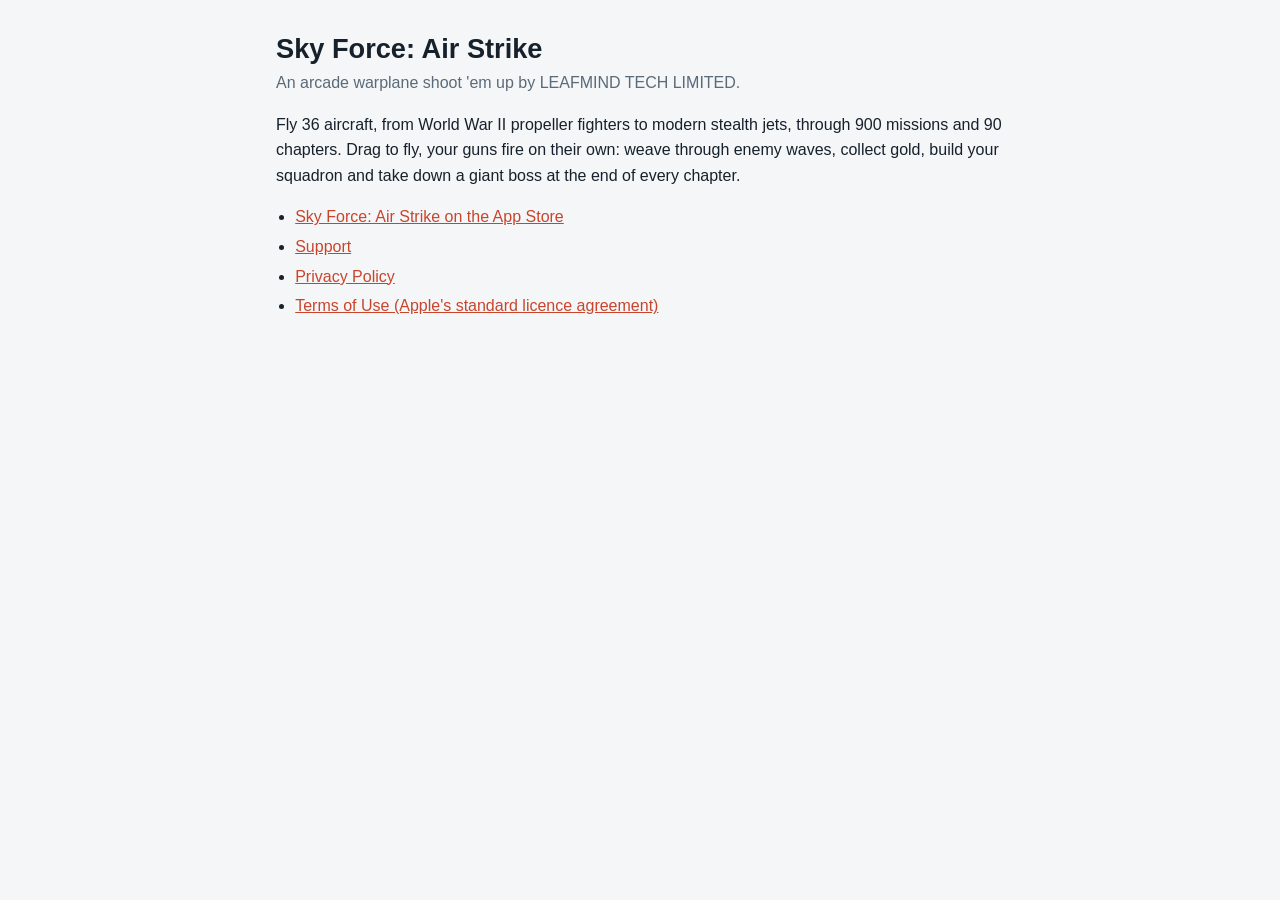
<file: skyforce/index.html>
<!doctype html>
<html lang="en">
<head>
<meta charset="utf-8">
<meta name="viewport" content="width=device-width, initial-scale=1">
<title>Sky Force: Air Strike</title>
<meta name="description" content="Sky Force: Air Strike, an arcade shoot 'em up with 36 aircraft, 900 missions and giant bosses, by LEAFMIND TECH LIMITED.">
<link rel="stylesheet" href="style.css">
</head>
<body>
<main>
<h1>Sky Force: Air Strike</h1>
<p class="meta">An arcade warplane shoot 'em up by LEAFMIND TECH LIMITED.</p>
<p>Fly 36 aircraft, from World War II propeller fighters to modern stealth jets, through 900 missions and 90 chapters.
Drag to fly, your guns fire on their own: weave through enemy waves, collect gold, build your squadron and take down a
giant boss at the end of every chapter.</p>
<ul>
<li><a href="https://apps.apple.com/app/id6839167533">Sky Force: Air Strike on the App Store</a></li>
<li><a href="support.html">Support</a></li>
<li><a href="privacy.html">Privacy Policy</a></li>
<li><a href="https://www.apple.com/legal/internet-services/itunes/dev/stdeula/">Terms of Use (Apple's standard licence agreement)</a></li>
</ul>
</main>
</body>
</html>
</file>
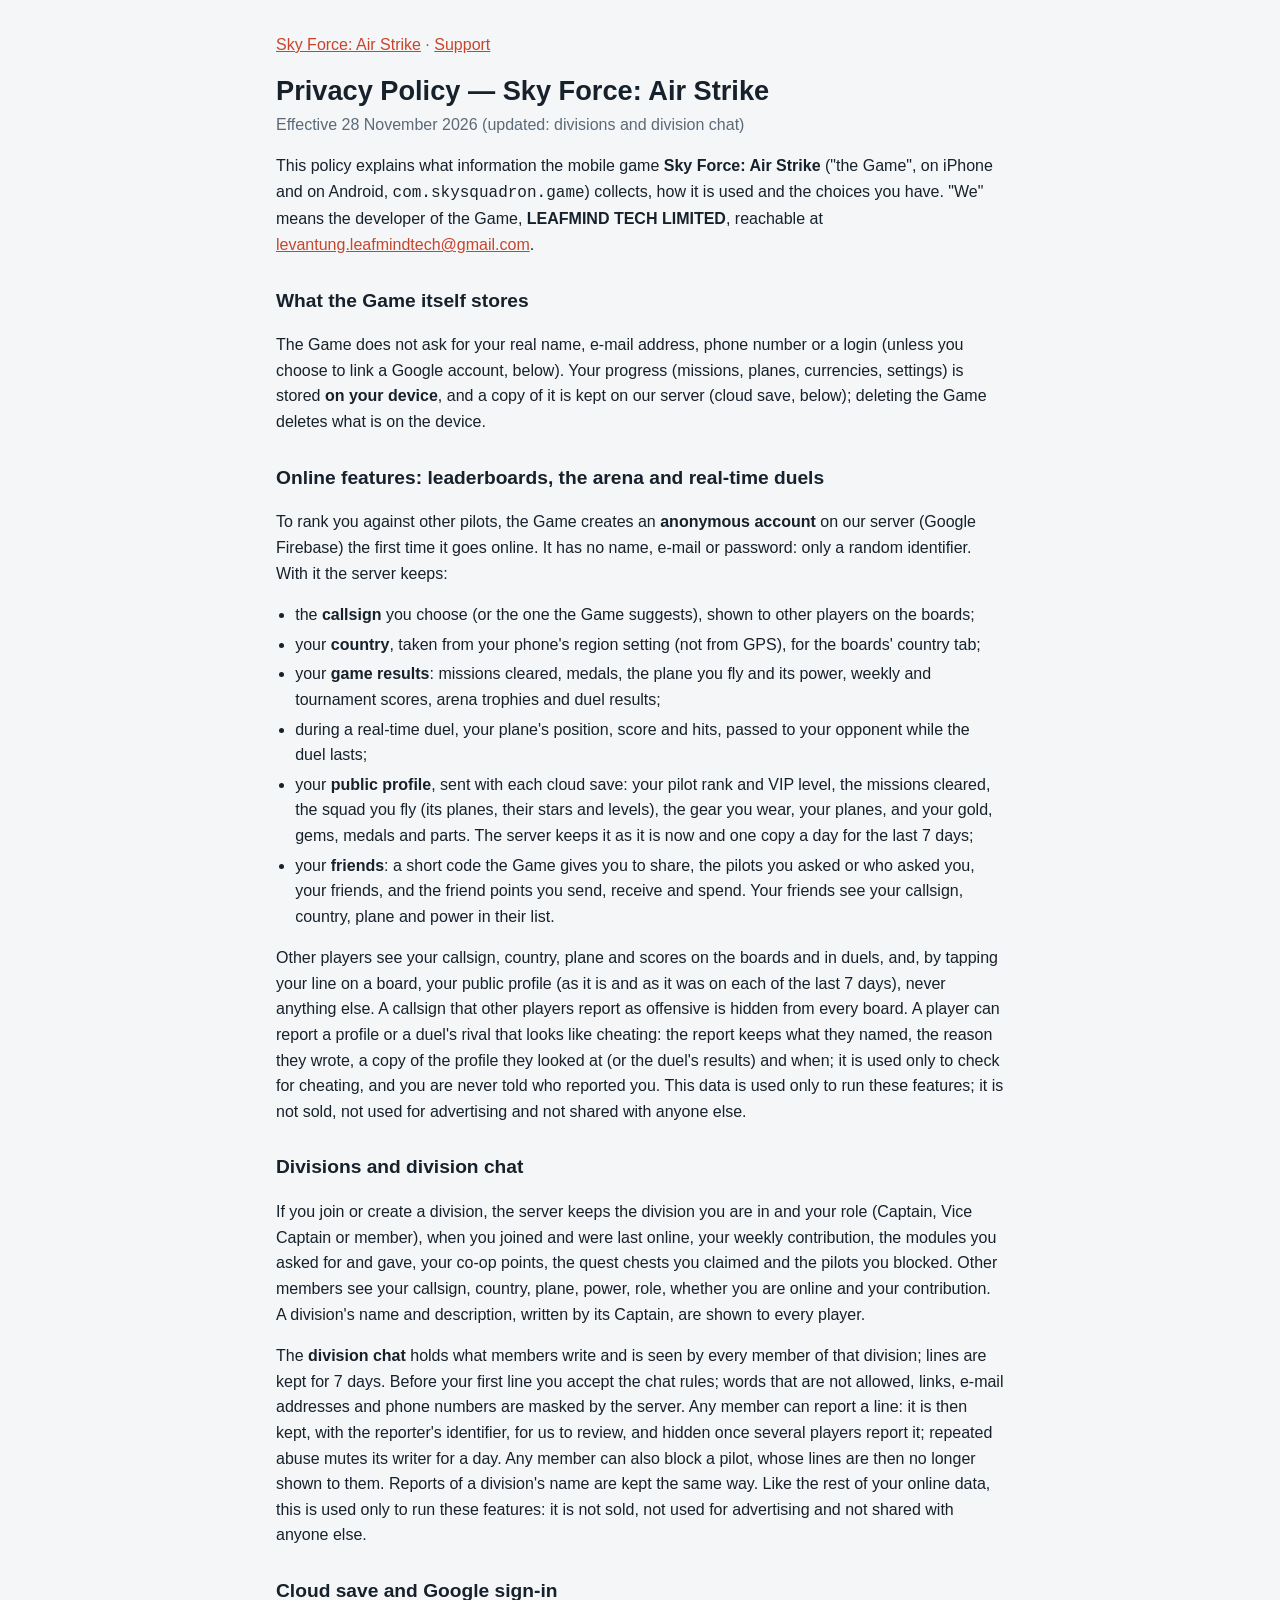
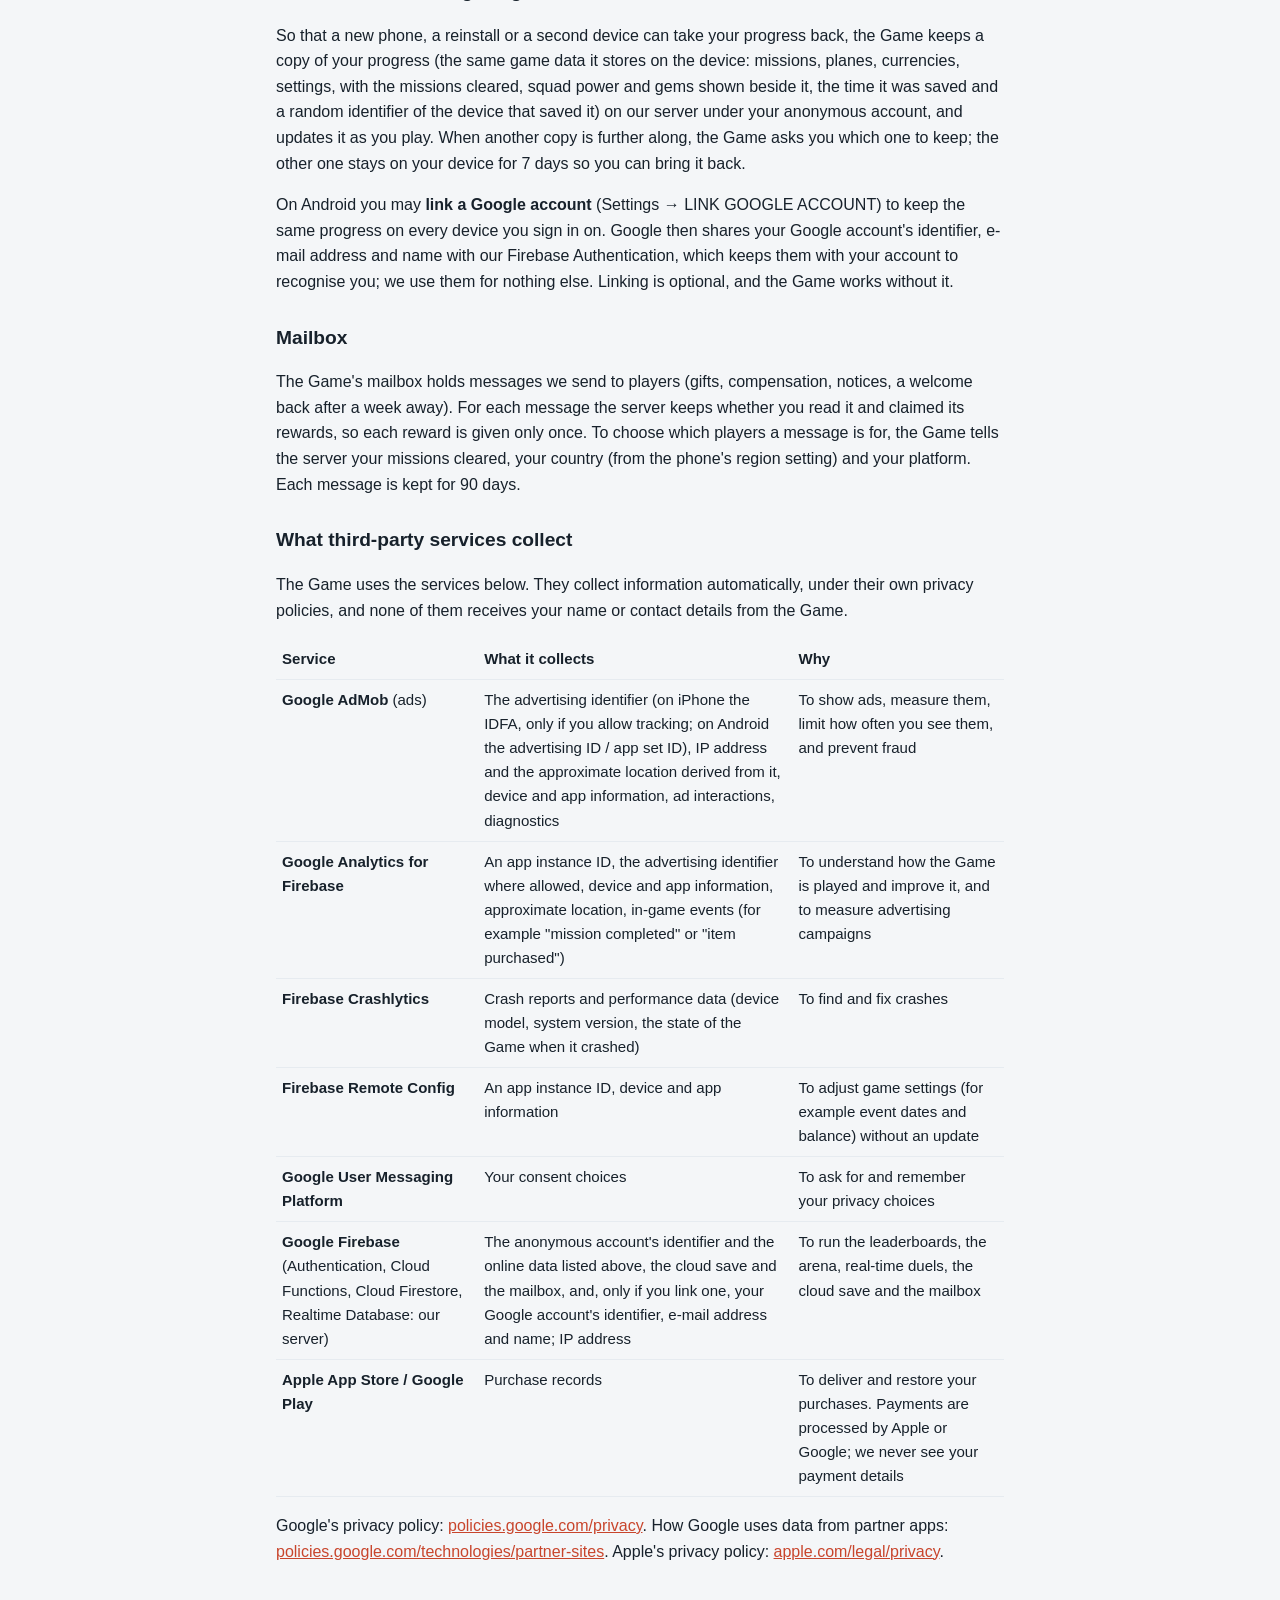
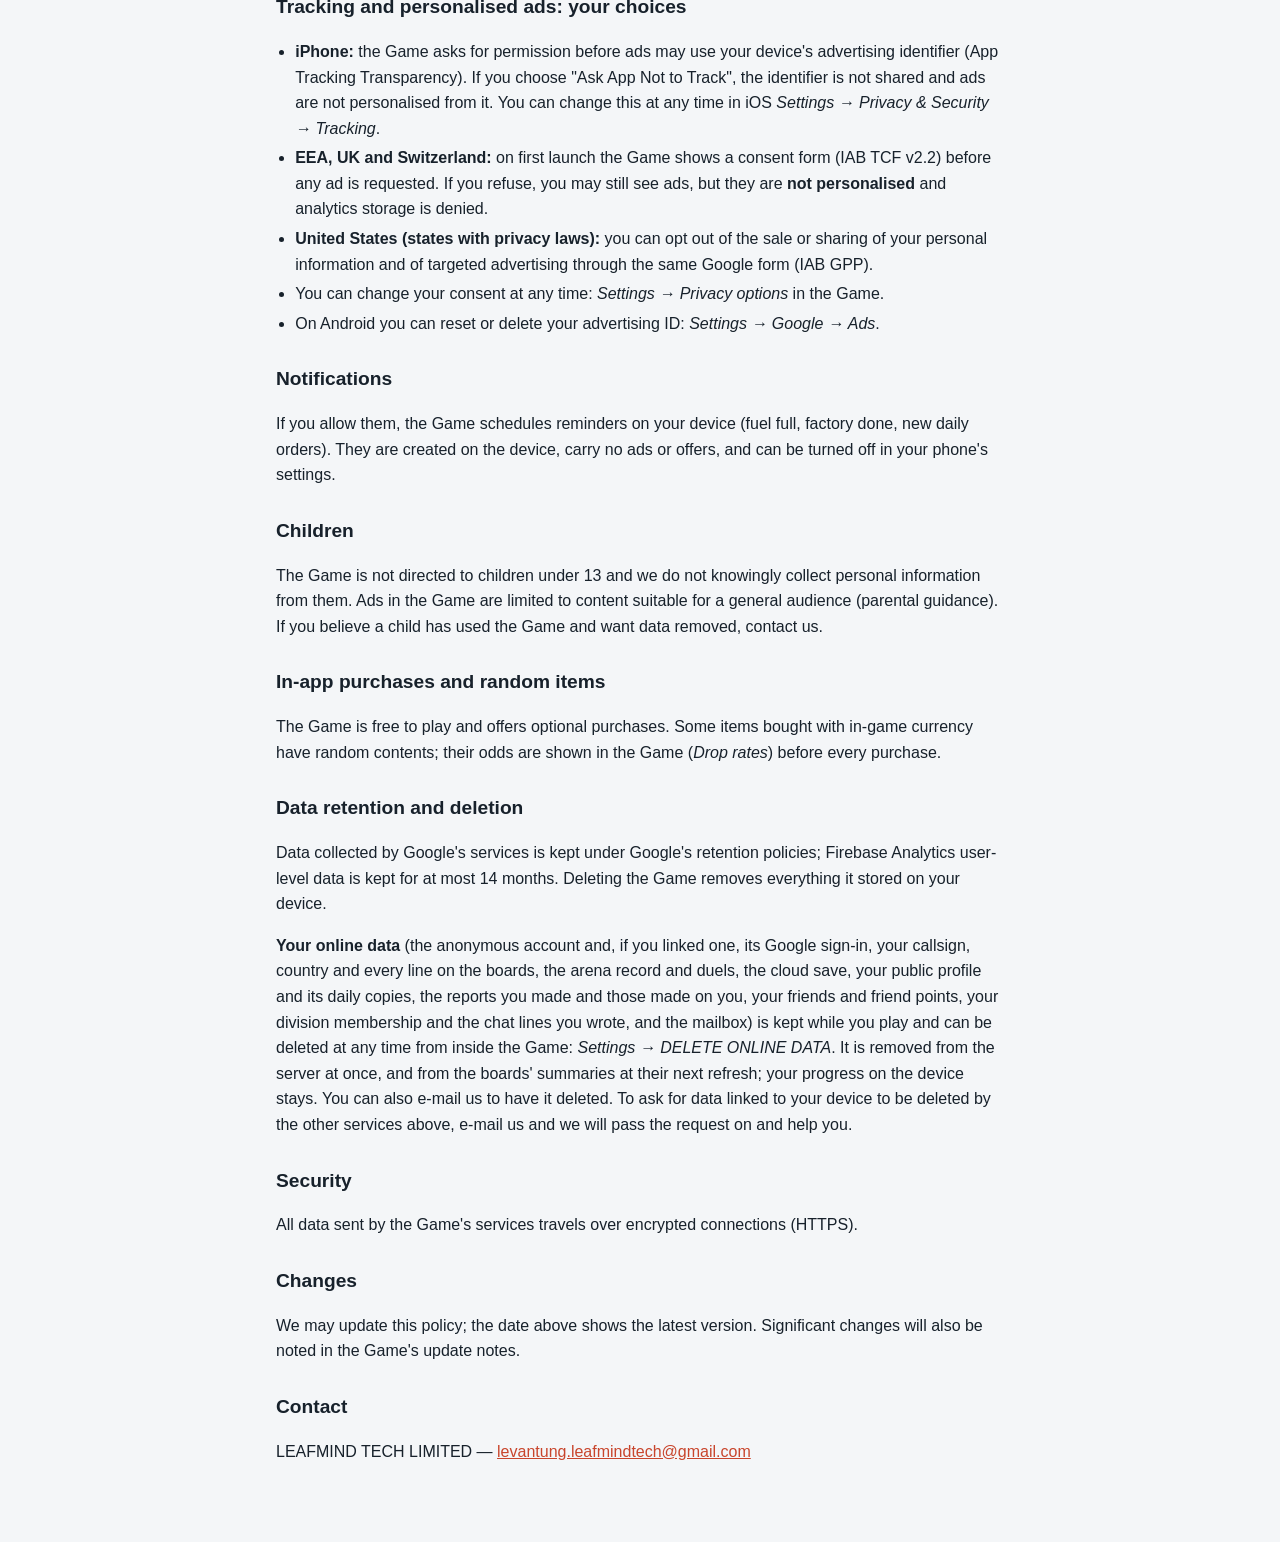
<file: skyforce/privacy.html>
<!doctype html>
<html lang="en">
<head>
<meta charset="utf-8">
<meta name="viewport" content="width=device-width, initial-scale=1">
<title>Sky Force: Air Strike Privacy Policy</title>
<link rel="stylesheet" href="style.css">
</head>
<body>
<main>
<p class="crumbs"><a href="./">Sky Force: Air Strike</a> · <a href="support.html">Support</a></p>
<h1>Privacy Policy — Sky Force: Air Strike</h1>
<p class="meta">Effective 28 November 2026 (updated: divisions and division chat)</p>

<p>This policy explains what information the mobile game <strong>Sky Force: Air Strike</strong> ("the Game", on iPhone
and on Android, <code>com.skysquadron.game</code>) collects, how it is used and the choices you have. "We" means the
developer of the Game, <strong>LEAFMIND TECH LIMITED</strong>, reachable at
<a href="mailto:levantung.leafmindtech@gmail.com">levantung.leafmindtech@gmail.com</a>.</p>

<h2>What the Game itself stores</h2>
<p>The Game does not ask for your real name, e-mail address, phone number or a login (unless you choose to link a
Google account, below). Your progress (missions, planes, currencies, settings) is stored <strong>on your device</strong>,
and a copy of it is kept on our server (cloud save, below); deleting the Game deletes what is on the device.</p>

<h2>Online features: leaderboards, the arena and real-time duels</h2>
<p>To rank you against other pilots, the Game creates an <strong>anonymous account</strong> on our server (Google
Firebase) the first time it goes online. It has no name, e-mail or password: only a random identifier. With it the
server keeps:</p>
<ul>
<li>the <strong>callsign</strong> you choose (or the one the Game suggests), shown to other players on the boards;</li>
<li>your <strong>country</strong>, taken from your phone's region setting (not from GPS), for the boards' country tab;</li>
<li>your <strong>game results</strong>: missions cleared, medals, the plane you fly and its power, weekly and tournament
scores, arena trophies and duel results;</li>
<li>during a real-time duel, your plane's position, score and hits, passed to your opponent while the duel lasts;</li>
<li>your <strong>public profile</strong>, sent with each cloud save: your pilot rank and VIP level, the missions cleared,
the squad you fly (its planes, their stars and levels), the gear you wear, your planes, and your gold, gems, medals and
parts. The server keeps it as it is now and one copy a day for the last 7 days;</li>
<li>your <strong>friends</strong>: a short code the Game gives you to share, the pilots you asked or who asked you,
your friends, and the friend points you send, receive and spend. Your friends see your callsign, country, plane and
power in their list.</li>
</ul>
<p>Other players see your callsign, country, plane and scores on the boards and in duels, and, by tapping your line on
a board, your public profile (as it is and as it was on each of the last 7 days), never anything else. A callsign that
other players report as offensive is hidden from every board. A player can report a profile or a duel's rival that
looks like cheating: the report keeps what they named, the reason they wrote, a copy of the profile they looked at (or
the duel's results) and when; it is used only to check for cheating, and you are never told who reported you. This
data is used only to run these features; it is not sold, not used for advertising and not shared with anyone else.</p>

<h2>Divisions and division chat</h2>
<p>If you join or create a division, the server keeps the division you are in and your role (Captain, Vice Captain or
member), when you joined and were last online, your weekly contribution, the modules you asked for and gave, your co-op
points, the quest chests you claimed and the pilots you blocked. Other members see your callsign, country, plane, power,
role, whether you are online and your contribution. A division's name and description, written by its Captain, are
shown to every player.</p>
<p>The <strong>division chat</strong> holds what members write and is seen by every member of that division; lines are
kept for 7 days. Before your first line you accept the chat rules; words that are not allowed, links, e-mail addresses
and phone numbers are masked by the server. Any member can report a line: it is then kept, with the reporter's
identifier, for us to review, and hidden once several players report it; repeated abuse mutes its writer for a day. Any
member can also block a pilot, whose lines are then no longer shown to them. Reports of a division's name are kept the
same way. Like the rest of your online data, this is used only to run these features: it is not sold, not used for
advertising and not shared with anyone else.</p>

<h2>Cloud save and Google sign-in</h2>
<p>So that a new phone, a reinstall or a second device can take your progress back, the Game keeps a copy of your
progress (the same game data it stores on the device: missions, planes, currencies, settings, with the missions
cleared, squad power and gems shown beside it, the time it was saved and a random identifier of the device that saved
it) on our server under your anonymous account, and updates it as you play. When another copy is further along, the
Game asks you which one to keep; the other one stays on your device for 7 days so you can bring it back.</p>
<p>On Android you may <strong>link a Google account</strong> (Settings → LINK GOOGLE ACCOUNT) to keep the same progress
on every device you sign in on. Google then shares your Google account's identifier, e-mail address and name with our
Firebase Authentication, which keeps them with your account to recognise you; we use them for nothing else. Linking is
optional, and the Game works without it.</p>

<h2>Mailbox</h2>
<p>The Game's mailbox holds messages we send to players (gifts, compensation, notices, a welcome back after a week
away). For each message the server keeps whether you read it and claimed its rewards, so each reward is given only
once. To choose which players a message is for, the Game tells the server your missions cleared, your country (from the
phone's region setting) and your platform. Each message is kept for 90 days.</p>

<h2>What third-party services collect</h2>
<p>The Game uses the services below. They collect information automatically, under their own privacy policies, and
none of them receives your name or contact details from the Game.</p>
<table>
<tr><th>Service</th><th>What it collects</th><th>Why</th></tr>
<tr><td><strong>Google AdMob</strong> (ads)</td><td>The advertising identifier (on iPhone the IDFA, only if you allow
tracking; on Android the advertising ID / app set ID), IP address and the approximate location derived from it,
device and app information, ad interactions, diagnostics</td><td>To show ads, measure them, limit how often you see
them, and prevent fraud</td></tr>
<tr><td><strong>Google Analytics for Firebase</strong></td><td>An app instance ID, the advertising identifier where
allowed, device and app information, approximate location, in-game events (for example "mission completed" or "item
purchased")</td><td>To understand how the Game is played and improve it, and to measure advertising campaigns</td></tr>
<tr><td><strong>Firebase Crashlytics</strong></td><td>Crash reports and performance data (device model, system
version, the state of the Game when it crashed)</td><td>To find and fix crashes</td></tr>
<tr><td><strong>Firebase Remote Config</strong></td><td>An app instance ID, device and app information</td><td>To
adjust game settings (for example event dates and balance) without an update</td></tr>
<tr><td><strong>Google User Messaging Platform</strong></td><td>Your consent choices</td><td>To ask for and remember
your privacy choices</td></tr>
<tr><td><strong>Google Firebase</strong> (Authentication, Cloud Functions, Cloud Firestore, Realtime Database: our
server)</td><td>The anonymous account's identifier and the online data listed above, the cloud save and the
mailbox, and, only if you link one, your Google account's identifier, e-mail address and name; IP address</td><td>To run
the leaderboards, the arena, real-time duels, the cloud save and the mailbox</td></tr>
<tr><td><strong>Apple App Store / Google Play</strong></td><td>Purchase records</td><td>To deliver and restore your
purchases. Payments are processed by Apple or Google; we never see your payment details</td></tr>
</table>
<p>Google's privacy policy: <a href="https://policies.google.com/privacy">policies.google.com/privacy</a>. How Google
uses data from partner apps: <a href="https://policies.google.com/technologies/partner-sites">policies.google.com/technologies/partner-sites</a>.
Apple's privacy policy: <a href="https://www.apple.com/legal/privacy/">apple.com/legal/privacy</a>.</p>

<h2>Tracking and personalised ads: your choices</h2>
<ul>
<li><strong>iPhone:</strong> the Game asks for permission before ads may use your device's advertising identifier
(App Tracking Transparency). If you choose "Ask App Not to Track", the identifier is not shared and ads are not
personalised from it. You can change this at any time in iOS <em>Settings → Privacy &amp; Security → Tracking</em>.</li>
<li><strong>EEA, UK and Switzerland:</strong> on first launch the Game shows a consent form (IAB TCF v2.2) before any
ad is requested. If you refuse, you may still see ads, but they are <strong>not personalised</strong> and analytics
storage is denied.</li>
<li><strong>United States (states with privacy laws):</strong> you can opt out of the sale or sharing of your personal
information and of targeted advertising through the same Google form (IAB GPP).</li>
<li>You can change your consent at any time: <em>Settings → Privacy options</em> in the Game.</li>
<li>On Android you can reset or delete your advertising ID: <em>Settings → Google → Ads</em>.</li>
</ul>

<h2>Notifications</h2>
<p>If you allow them, the Game schedules reminders on your device (fuel full, factory done, new daily orders). They are
created on the device, carry no ads or offers, and can be turned off in your phone's settings.</p>

<h2>Children</h2>
<p>The Game is not directed to children under 13 and we do not knowingly collect personal information from them. Ads
in the Game are limited to content suitable for a general audience (parental guidance). If you believe a child has used
the Game and want data removed, contact us.</p>

<h2>In-app purchases and random items</h2>
<p>The Game is free to play and offers optional purchases. Some items bought with in-game currency have random
contents; their odds are shown in the Game (<em>Drop rates</em>) before every purchase.</p>

<h2>Data retention and deletion</h2>
<p>Data collected by Google's services is kept under Google's retention policies; Firebase Analytics user-level data is
kept for at most 14 months. Deleting the Game removes everything it stored on your device.</p>
<p><strong>Your online data</strong> (the anonymous account and, if you linked one, its Google sign-in, your callsign,
country and every line on the boards, the arena record and duels, the cloud save, your public profile and its daily
copies, the reports you made and those made on you, your friends and friend points, your division membership and the
chat lines you wrote, and the mailbox) is kept while you play
and can be deleted at any time from inside the Game:
<em>Settings → DELETE ONLINE DATA</em>. It is removed from the server at once, and from the boards' summaries at
their next refresh; your progress on the device stays. You can also e-mail us to have it deleted. To ask for data
linked to your device to be deleted by the other services above, e-mail us and we will pass the request on and help
you.</p>

<h2>Security</h2>
<p>All data sent by the Game's services travels over encrypted connections (HTTPS).</p>

<h2>Changes</h2>
<p>We may update this policy; the date above shows the latest version. Significant changes will also be noted in the
Game's update notes.</p>

<h2>Contact</h2>
<p>LEAFMIND TECH LIMITED — <a href="mailto:levantung.leafmindtech@gmail.com">levantung.leafmindtech@gmail.com</a></p>
</main>
</body>
</html>
</file>
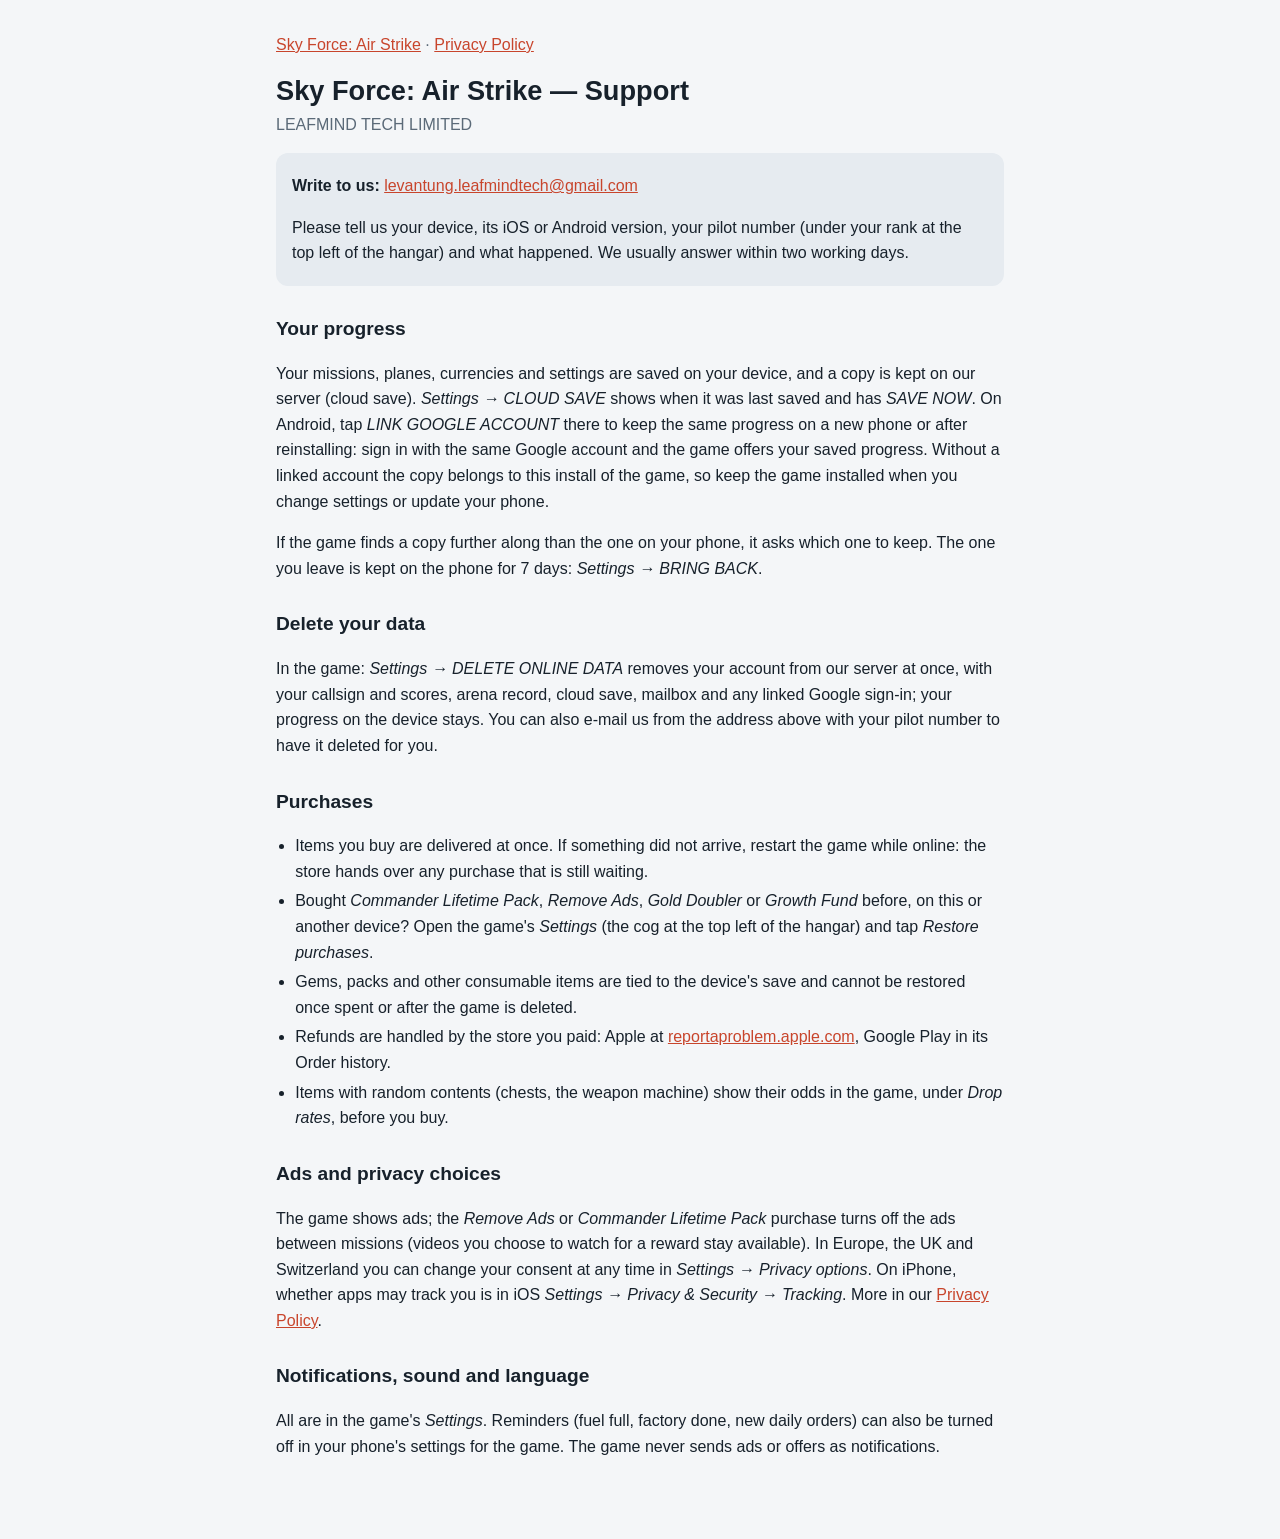
<file: skyforce/support.html>
<!doctype html>
<html lang="en">
<head>
<meta charset="utf-8">
<meta name="viewport" content="width=device-width, initial-scale=1">
<title>Sky Force: Air Strike Support</title>
<link rel="stylesheet" href="style.css">
</head>
<body>
<main>
<p class="crumbs"><a href="./">Sky Force: Air Strike</a> · <a href="privacy.html">Privacy Policy</a></p>
<h1>Sky Force: Air Strike — Support</h1>
<p class="meta">LEAFMIND TECH LIMITED</p>

<div class="card">
<p><strong>Write to us:</strong> <a href="mailto:levantung.leafmindtech@gmail.com?subject=Sky%20Force%20support">levantung.leafmindtech@gmail.com</a></p>
<p>Please tell us your device, its iOS or Android version, your pilot number (under your rank at the top left of the
hangar) and what happened. We usually answer within two working days.</p>
</div>

<h2>Your progress</h2>
<p>Your missions, planes, currencies and settings are saved on your device, and a copy is kept on our server (cloud
save). <em>Settings → CLOUD SAVE</em> shows when it was last saved and has <em>SAVE NOW</em>. On Android, tap
<em>LINK GOOGLE ACCOUNT</em> there to keep the same progress on a new phone or after reinstalling: sign in with the same
Google account and the game offers your saved progress. Without a linked account the copy belongs to this install of
the game, so keep the game installed when you change settings or update your phone.</p>
<p>If the game finds a copy further along than the one on your phone, it asks which one to keep. The one you leave is
kept on the phone for 7 days: <em>Settings → BRING BACK</em>.</p>

<h2 id="delete-your-data">Delete your data</h2>
<p>In the game: <em>Settings → DELETE ONLINE DATA</em> removes your account from our server at once, with your
callsign and scores, arena record, cloud save, mailbox and any linked Google sign-in; your progress on the device
stays. You can also e-mail us from the address above with your pilot number to have it deleted for you.</p>

<h2>Purchases</h2>
<ul>
<li>Items you buy are delivered at once. If something did not arrive, restart the game while online: the store hands
over any purchase that is still waiting.</li>
<li>Bought <em>Commander Lifetime Pack</em>, <em>Remove Ads</em>, <em>Gold Doubler</em> or <em>Growth Fund</em> before,
on this or another device? Open the game's <em>Settings</em> (the cog at the top left of the hangar) and tap
<em>Restore purchases</em>.</li>
<li>Gems, packs and other consumable items are tied to the device's save and cannot be restored once spent or after
the game is deleted.</li>
<li>Refunds are handled by the store you paid: Apple at <a href="https://reportaproblem.apple.com">reportaproblem.apple.com</a>,
Google Play in its Order history.</li>
<li>Items with random contents (chests, the weapon machine) show their odds in the game, under <em>Drop rates</em>,
before you buy.</li>
</ul>

<h2>Ads and privacy choices</h2>
<p>The game shows ads; the <em>Remove Ads</em> or <em>Commander Lifetime Pack</em> purchase turns off the ads between
missions (videos you choose to watch for a reward stay available). In Europe, the UK and Switzerland you can change your
consent at any time in <em>Settings → Privacy options</em>. On iPhone, whether apps may track you is in iOS
<em>Settings → Privacy &amp; Security → Tracking</em>. More in our <a href="privacy.html">Privacy Policy</a>.</p>

<h2>Notifications, sound and language</h2>
<p>All are in the game's <em>Settings</em>. Reminders (fuel full, factory done, new daily orders) can also be turned off
in your phone's settings for the game. The game never sends ads or offers as notifications.</p>
</main>
</body>
</html>
</file>
<file: skyforce/style.css>
:root { --bg: #f4f6f8; --ink: #17212b; --muted: #5b6a78; --accent: #c8452c; --card: #e6ebf0; }
@media (prefers-color-scheme: dark) { :root { --bg: #11161c; --ink: #e8edf2; --muted: #9aa8b5; --accent: #ff8a5c; --card: #1c242d; } }
* { box-sizing: border-box; }
body { margin: 0; background: var(--bg); color: var(--ink); font: 16px/1.6 -apple-system, BlinkMacSystemFont, "Segoe UI", Roboto, sans-serif; }
main { max-width: 760px; margin: 0 auto; padding: 32px 16px 64px; }
h1 { font-size: 1.7rem; line-height: 1.25; margin: 0 0 4px; }
h2 { font-size: 1.2rem; margin: 28px 0 8px; }
a { color: var(--accent); }
.meta, .crumbs { color: var(--muted); margin-top: 0; }
.card { background: var(--card); border-radius: 12px; padding: 4px 16px; margin: 16px 0; }
table { border-collapse: collapse; width: 100%; font-size: .94rem; }
th, td { text-align: left; vertical-align: top; padding: 8px 6px; border-bottom: 1px solid var(--card); }
ul { padding-left: 1.2rem; }
li { margin: 4px 0; }
</file>
